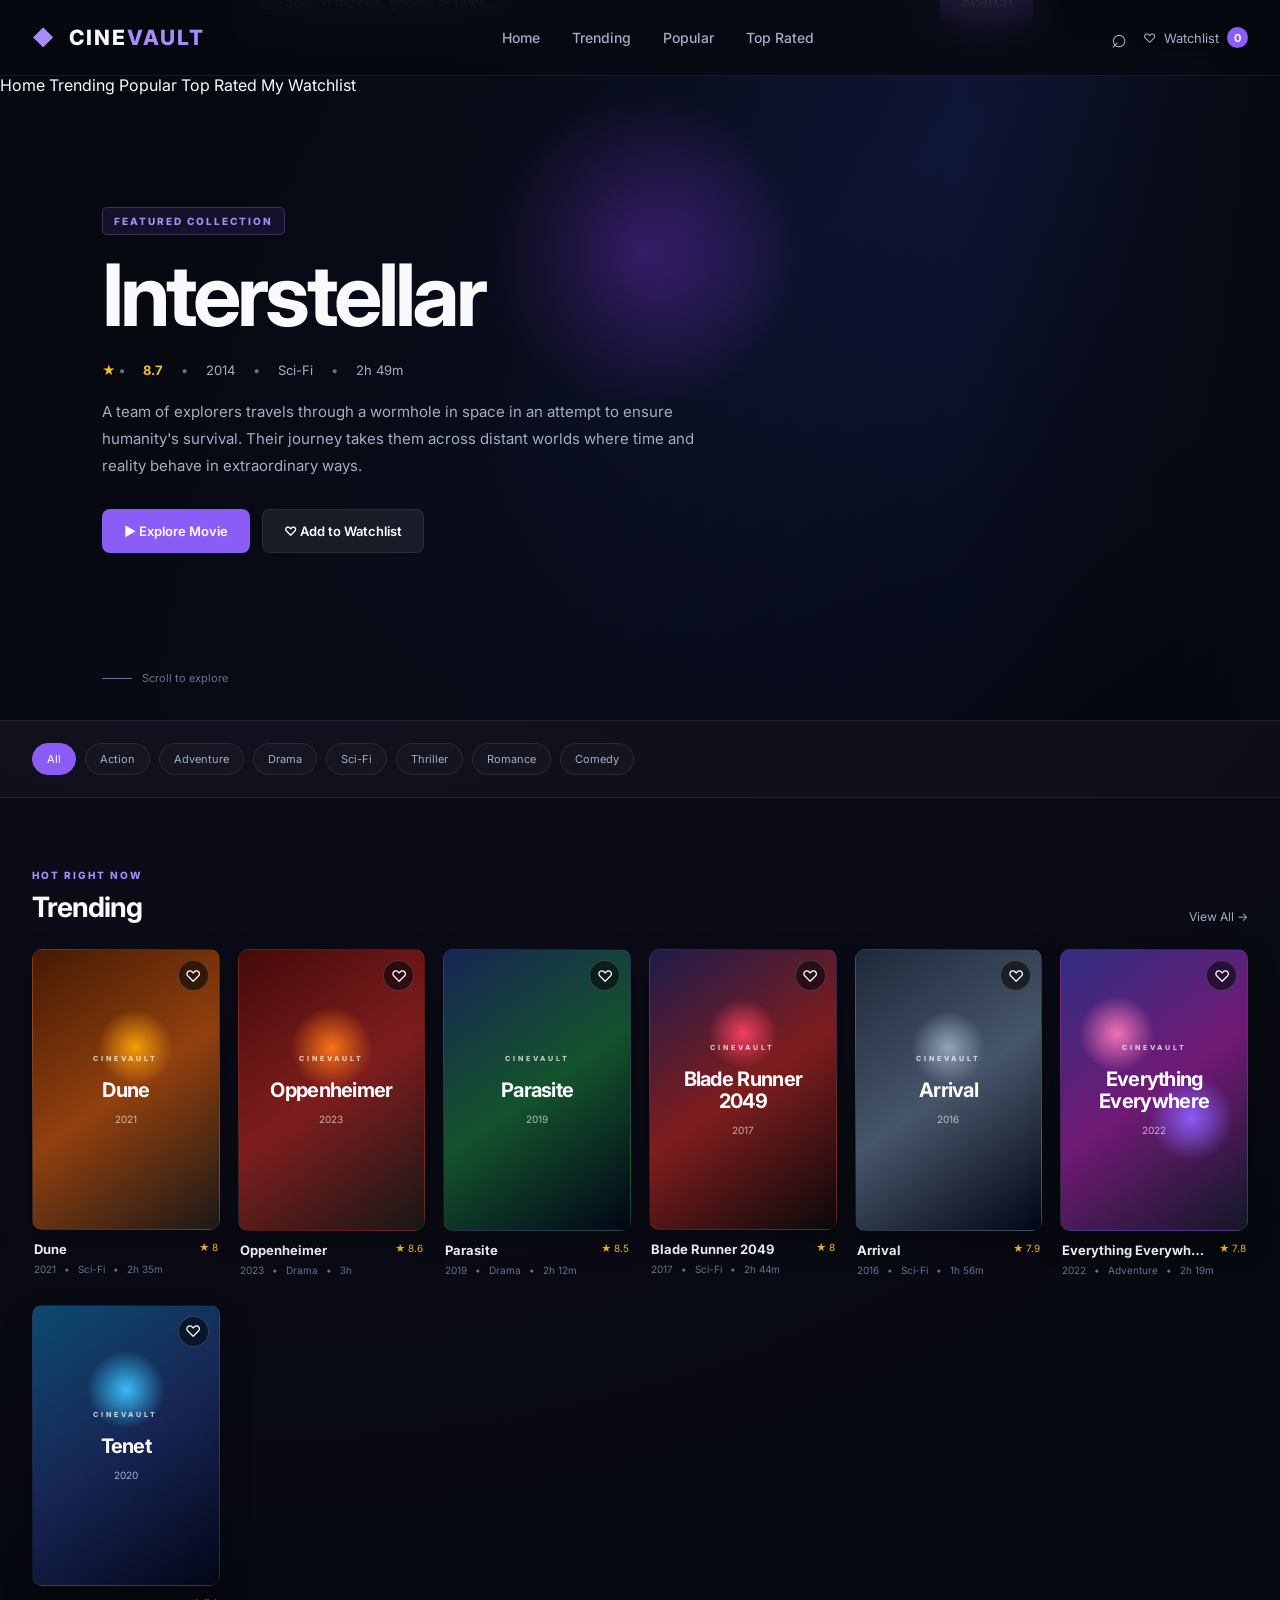
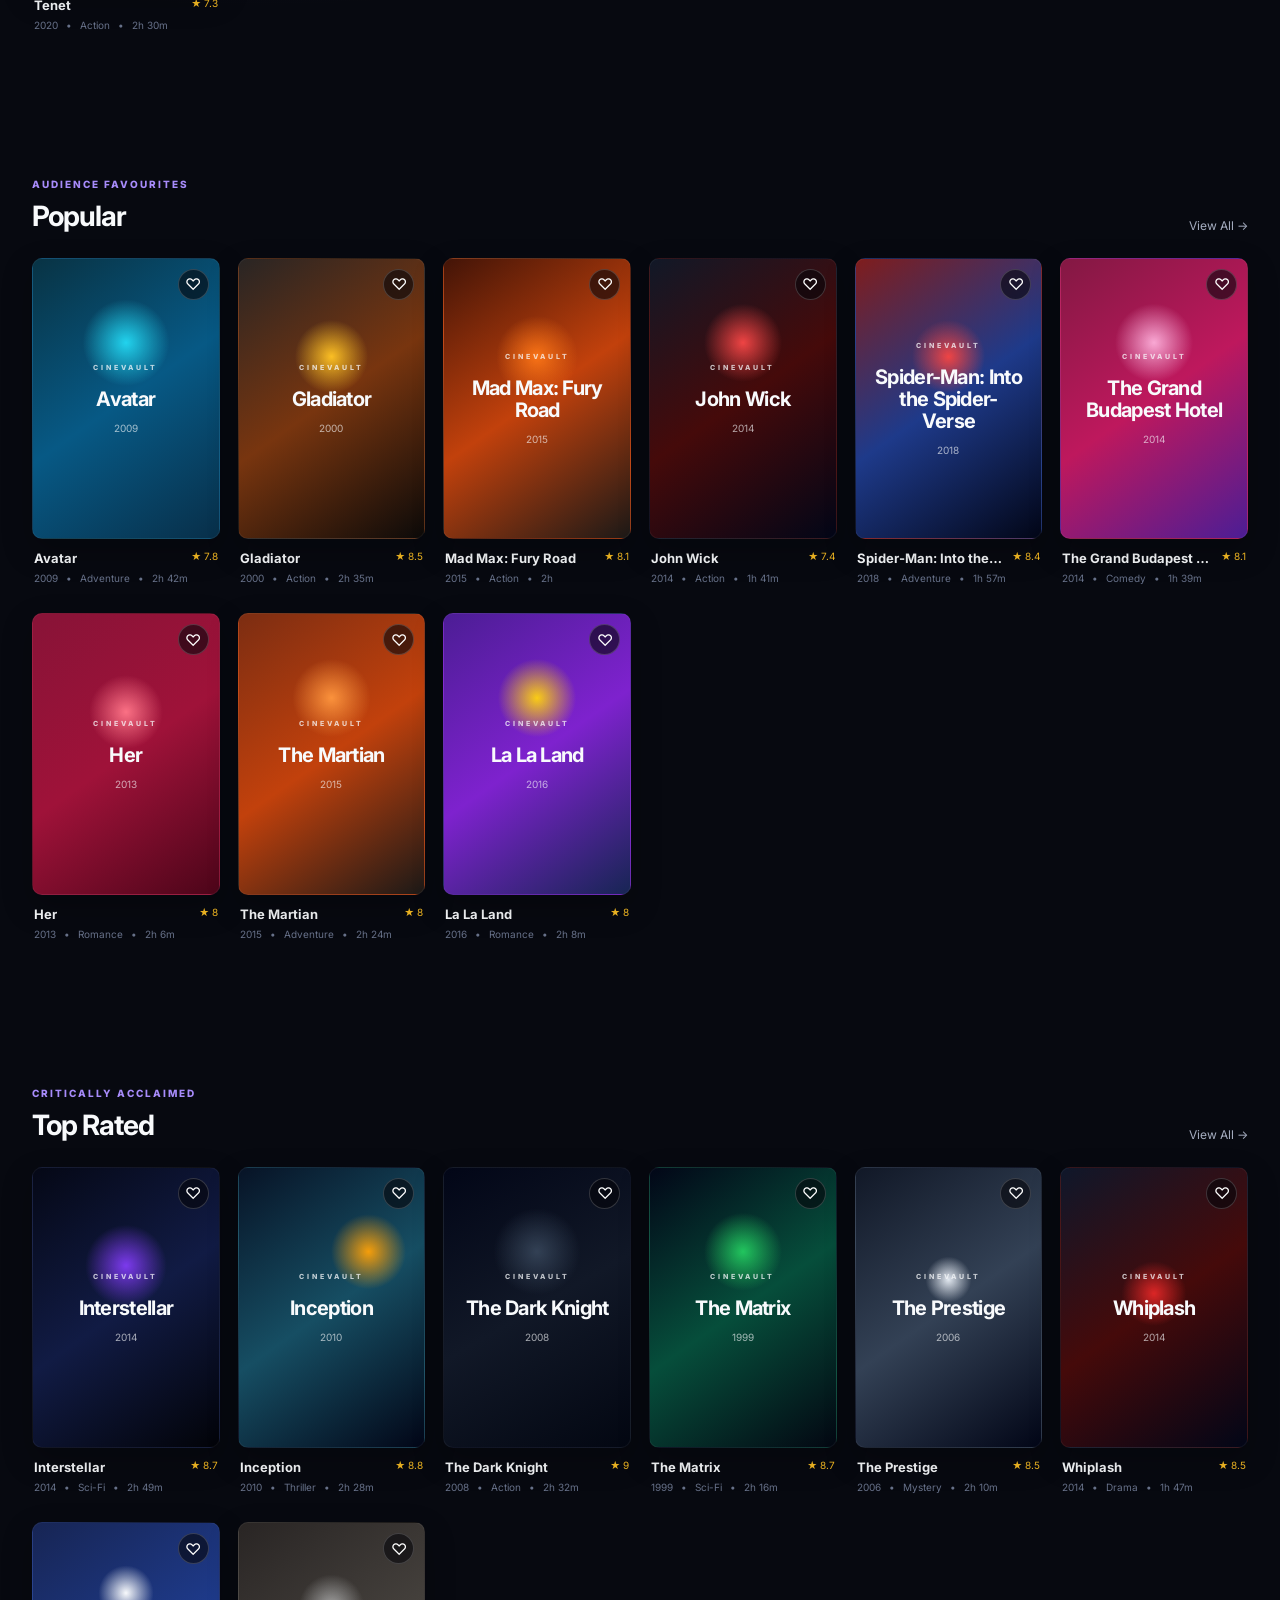
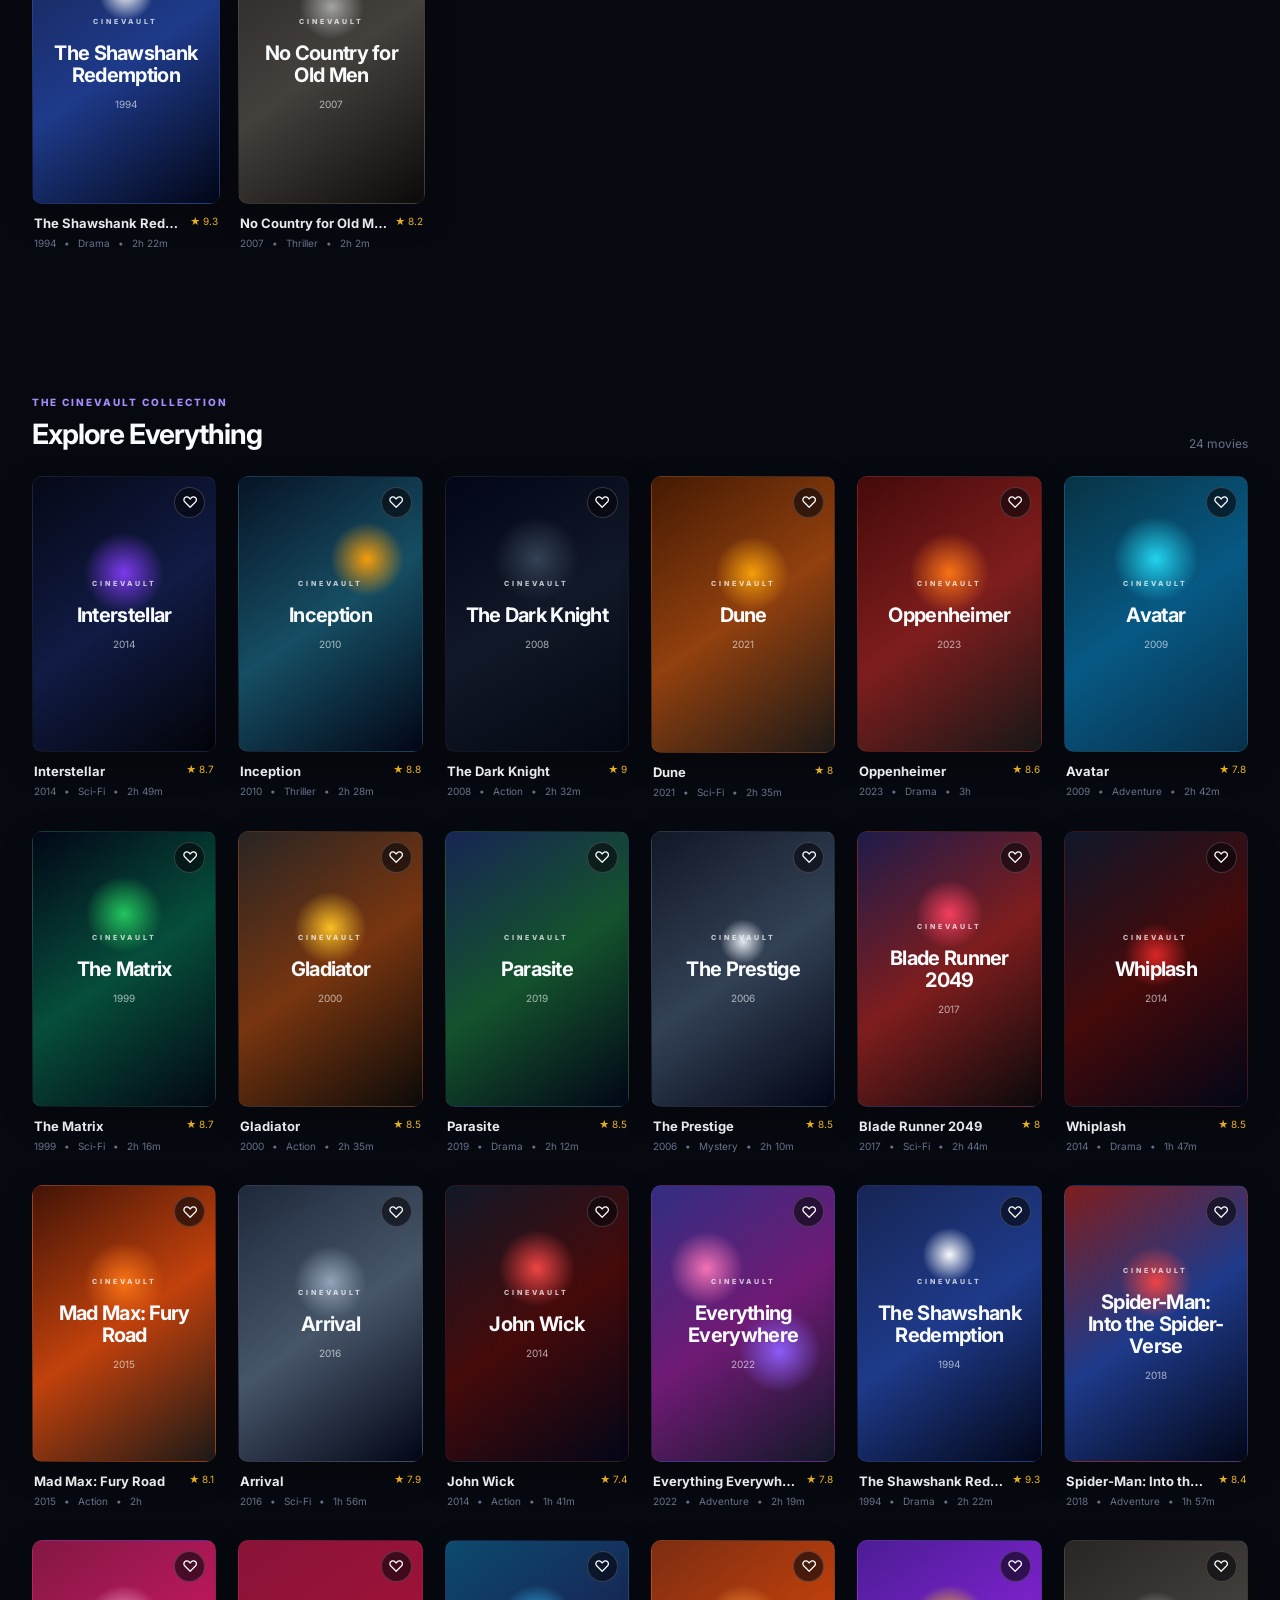
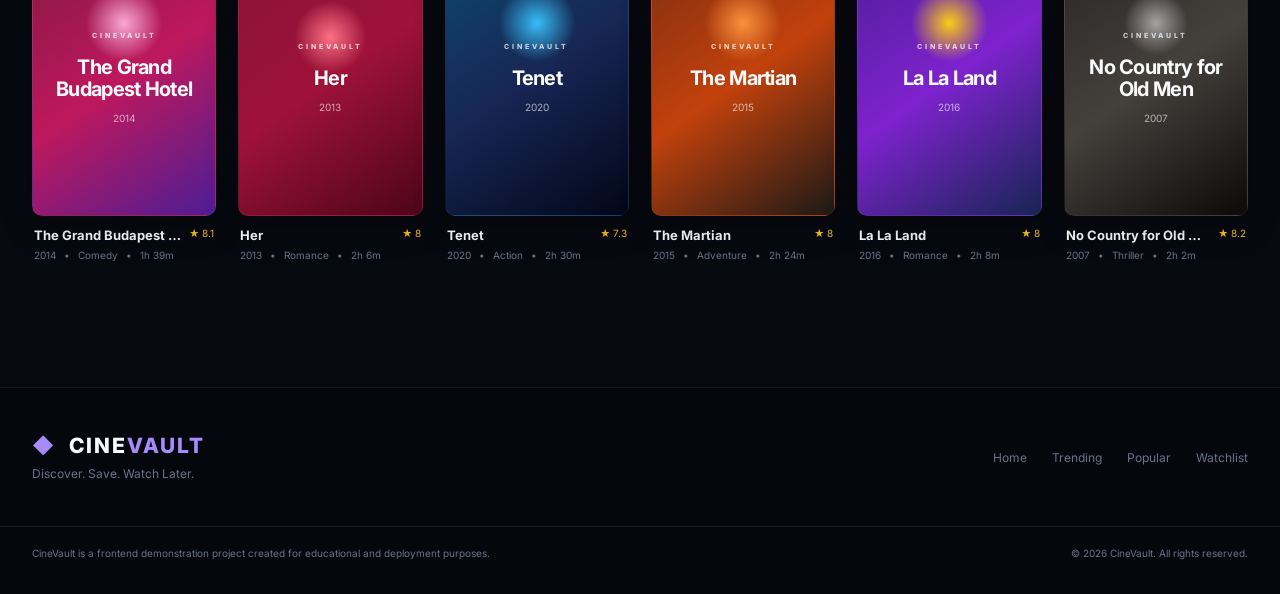
<file: index.html>
<!DOCTYPE html>
<html lang="en">
<head>
    <meta charset="UTF-8">
    <meta name="viewport" content="width=device-width, initial-scale=1.0">

    <title>CineVault | Discover Your Next Movie</title>

    <meta
        name="description"
        content="CineVault is a modern movie discovery and personal watchlist platform."
    >

    <link rel="stylesheet" href="css/style.css">
</head>

<body>

    <!-- NAVIGATION -->
    <header class="navbar">

        <div class="nav-container">

            <a href="index.html" class="logo">
                <span class="logo-symbol">◆</span>
                CINE<span>VAULT</span>
            </a>

            <nav class="nav-links">
                <a href="#home">Home</a>
                <a href="#trending">Trending</a>
                <a href="#popular">Popular</a>
                <a href="#top-rated">Top Rated</a>
            </nav>

            <div class="nav-actions">

                <button class="icon-button" id="searchToggle" title="Search">
                    ⌕
                </button>

                <a href="watchlist.html" class="watchlist-link">
                    ♡
                    <span>Watchlist</span>
                    <span class="watchlist-count" id="watchlistCount">0</span>
                </a>

                <button class="mobile-menu-button" id="mobileMenuButton">
                    ☰
                </button>

            </div>

        </div>

        <div class="mobile-menu" id="mobileMenu">
            <a href="#home">Home</a>
            <a href="#trending">Trending</a>
            <a href="#popular">Popular</a>
            <a href="#top-rated">Top Rated</a>
            <a href="watchlist.html">My Watchlist</a>
        </div>

    </header>


    <!-- SEARCH -->
    <section class="search-section" id="searchSection">

        <div class="search-container">

            <form id="searchForm">

                <span class="search-icon">⌕</span>

                <input
                    type="text"
                    id="searchInput"
                    placeholder="Search movies, genres or titles..."
                    autocomplete="off"
                >

                <button type="submit">
                    Search
                </button>

            </form>

        </div>

    </section>


    <!-- HERO -->
    <main>

        <section class="hero" id="home">

            <div class="hero-background"></div>

            <div class="hero-overlay"></div>

            <div class="hero-content">

                <div class="hero-badge">
                    FEATURED COLLECTION
                </div>

                <h1 id="heroTitle">
                    Interstellar
                </h1>

                <div class="hero-meta">

                    <span class="rating">
                        ★ <span id="heroRating">8.7</span>
                    </span>

                    <span id="heroYear">2014</span>

                    <span id="heroGenre">Sci-Fi</span>

                    <span id="heroDuration">2h 49m</span>

                </div>

                <p id="heroDescription">
                    A team of explorers travels through a wormhole in space
                    in an attempt to ensure humanity's survival.
                </p>

                <div class="hero-buttons">

                    <button class="primary-button" id="heroDetailsButton">
                        ▶ Explore Movie
                    </button>

                    <button class="secondary-button" id="heroWatchlistButton">
                        ♡ Add to Watchlist
                    </button>

                </div>

            </div>

            <div class="hero-scroll">
                <span></span>
                Scroll to explore
            </div>

        </section>


        <!-- SEARCH RESULTS -->
        <section class="content-section hidden" id="searchResultsSection">

            <div class="section-heading">

                <div>
                    <span class="section-label">DISCOVERY</span>
                    <h2>Search Results</h2>
                </div>

                <span id="searchResultCount"></span>

            </div>

            <div class="movie-grid" id="searchResultsGrid"></div>

        </section>


        <!-- GENRE FILTER -->
        <section class="genre-section">

            <div class="genre-container">

                <button class="genre-button active" data-genre="All">
                    All
                </button>

                <button class="genre-button" data-genre="Action">
                    Action
                </button>

                <button class="genre-button" data-genre="Adventure">
                    Adventure
                </button>

                <button class="genre-button" data-genre="Drama">
                    Drama
                </button>

                <button class="genre-button" data-genre="Sci-Fi">
                    Sci-Fi
                </button>

                <button class="genre-button" data-genre="Thriller">
                    Thriller
                </button>

                <button class="genre-button" data-genre="Romance">
                    Romance
                </button>

                <button class="genre-button" data-genre="Comedy">
                    Comedy
                </button>

            </div>

        </section>


        <!-- TRENDING -->
        <section class="content-section" id="trending">

            <div class="section-heading">

                <div>
                    <span class="section-label">HOT RIGHT NOW</span>
                    <h2>Trending</h2>
                </div>

                <button class="view-all-button" data-section="trending">
                    View All →
                </button>

            </div>

            <div class="movie-row" id="trendingMovies"></div>

        </section>


        <!-- POPULAR -->
        <section class="content-section" id="popular">

            <div class="section-heading">

                <div>
                    <span class="section-label">AUDIENCE FAVOURITES</span>
                    <h2>Popular</h2>
                </div>

                <button class="view-all-button" data-section="popular">
                    View All →
                </button>

            </div>

            <div class="movie-row" id="popularMovies"></div>

        </section>


        <!-- TOP RATED -->
        <section class="content-section" id="top-rated">

            <div class="section-heading">

                <div>
                    <span class="section-label">CRITICALLY ACCLAIMED</span>
                    <h2>Top Rated</h2>
                </div>

                <button class="view-all-button" data-section="top-rated">
                    View All →
                </button>

            </div>

            <div class="movie-row" id="topRatedMovies"></div>

        </section>


        <!-- ALL MOVIES -->
        <section class="content-section" id="allMoviesSection">

            <div class="section-heading">

                <div>
                    <span class="section-label">THE CINEVAULT COLLECTION</span>
                    <h2>Explore Everything</h2>
                </div>

                <span class="movie-count" id="movieCount"></span>

            </div>

            <div class="movie-grid" id="allMovies"></div>

        </section>

    </main>


    <!-- MOVIE MODAL -->
    <div class="modal hidden" id="movieModal">

        <div class="modal-backdrop"></div>

        <div class="modal-content">

            <button class="modal-close" id="modalClose">
                ×
            </button>

            <div class="modal-poster" id="modalPoster"></div>

            <div class="modal-info">

                <span class="section-label">
                    MOVIE DETAILS
                </span>

                <h2 id="modalTitle"></h2>

                <div class="modal-meta">

                    <span class="rating">
                        ★ <span id="modalRating"></span>
                    </span>

                    <span id="modalYear"></span>
                    <span id="modalGenre"></span>
                    <span id="modalDuration"></span>

                </div>

                <p class="modal-tagline" id="modalTagline"></p>

                <p id="modalDescription"></p>

                <button
                    class="primary-button"
                    id="modalWatchlistButton"
                >
                    ♡ Add to Watchlist
                </button>

            </div>

        </div>

    </div>


    <!-- FOOTER -->
    <footer>

        <div class="footer-container">

            <div class="footer-brand">

                <a href="index.html" class="logo">
                    <span class="logo-symbol">◆</span>
                    CINE<span>VAULT</span>
                </a>

                <p>
                    Discover. Save. Watch Later.
                </p>

            </div>

            <div class="footer-links">

                <a href="#home">Home</a>
                <a href="#trending">Trending</a>
                <a href="#popular">Popular</a>
                <a href="watchlist.html">Watchlist</a>

            </div>

        </div>

        <div class="footer-bottom">
            <p>
                CineVault is a frontend demonstration project created for
                educational and deployment purposes.
            </p>

            <p>
                © 2026 CineVault. All rights reserved.
            </p>
        </div>

    </footer>


    <script src="js/data.js"></script>
    <script src="js/app.js"></script>

</body>
</html>
</file>
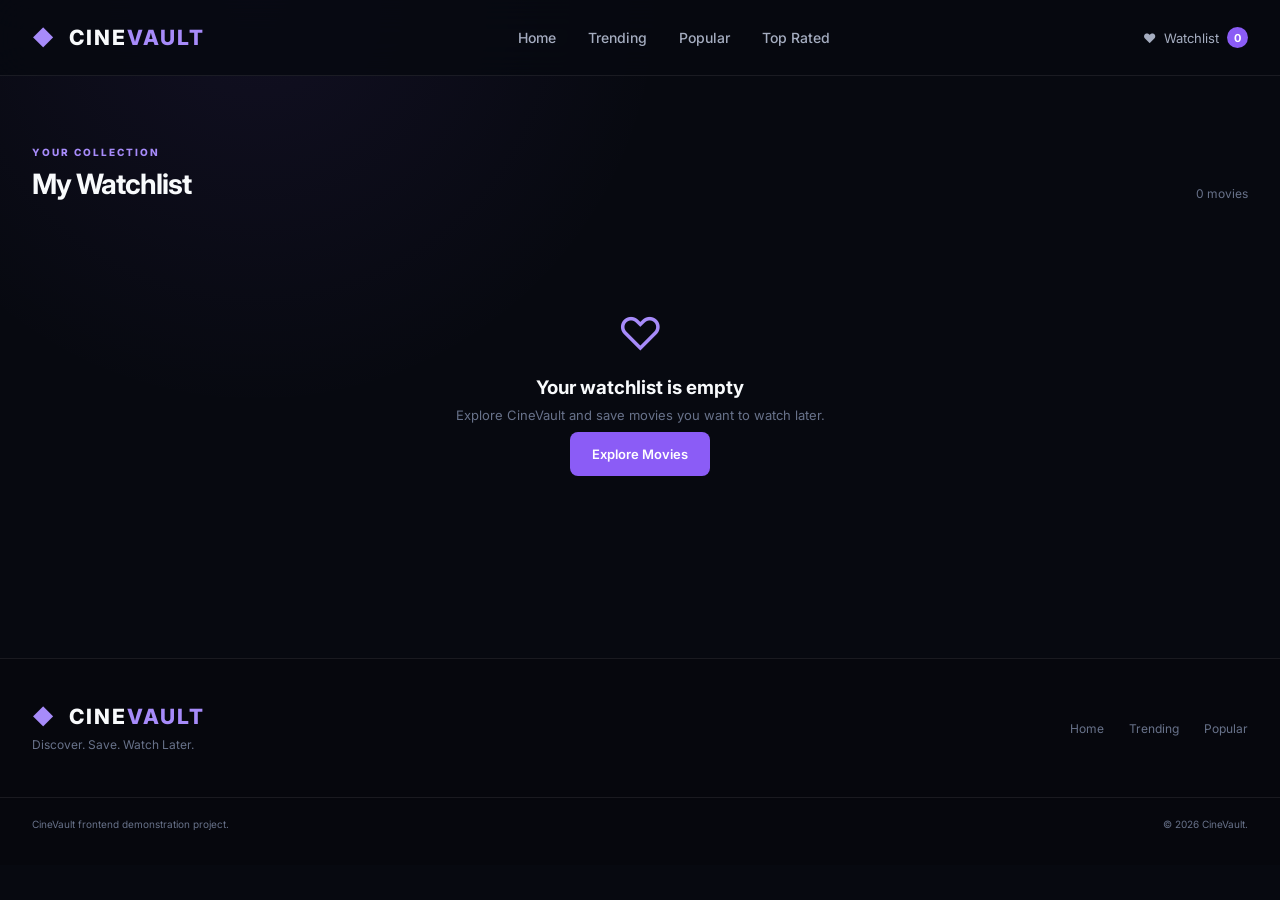
<file: watchlist.html>
<!DOCTYPE html>
<html lang="en">

<head>

    <meta charset="UTF-8">

    <meta
        name="viewport"
        content="width=device-width, initial-scale=1.0"
    >

    <title>CineVault | My Watchlist</title>

    <link
        rel="stylesheet"
        href="css/style.css"
    >

</head>


<body>

    <header class="navbar">

        <div class="nav-container">

            <a href="index.html" class="logo">
                <span class="logo-symbol">◆</span>
                CINE<span>VAULT</span>
            </a>

            <nav class="nav-links">

                <a href="index.html#home">
                    Home
                </a>

                <a href="index.html#trending">
                    Trending
                </a>

                <a href="index.html#popular">
                    Popular
                </a>

                <a href="index.html#top-rated">
                    Top Rated
                </a>

            </nav>

            <div class="nav-actions">

                <a
                    href="watchlist.html"
                    class="watchlist-link"
                >
                    ♥
                    <span>Watchlist</span>

                    <span
                        class="watchlist-count"
                        id="watchlistCount"
                    >
                        0
                    </span>

                </a>

            </div>

        </div>

    </header>


    <main>

        <section
            class="content-section"
            style="padding-top: 140px;"
        >

            <div class="section-heading">

                <div>

                    <span class="section-label">
                        YOUR COLLECTION
                    </span>

                    <h2>
                        My Watchlist
                    </h2>

                </div>

                <span
                    class="movie-count"
                    id="watchlistTotal"
                >
                    0 movies
                </span>

            </div>


            <div
                class="movie-grid"
                id="watchlistGrid"
            ></div>

        </section>

    </main>


    <footer>

        <div class="footer-container">

            <div class="footer-brand">

                <a
                    href="index.html"
                    class="logo"
                >
                    <span class="logo-symbol">◆</span>
                    CINE<span>VAULT</span>
                </a>

                <p>
                    Discover. Save. Watch Later.
                </p>

            </div>

            <div class="footer-links">

                <a href="index.html">
                    Home
                </a>

                <a href="index.html#trending">
                    Trending
                </a>

                <a href="index.html#popular">
                    Popular
                </a>

            </div>

        </div>

        <div class="footer-bottom">

            <p>
                CineVault frontend demonstration project.
            </p>

            <p>
                © 2026 CineVault.
            </p>

        </div>

    </footer>


    <!-- MOVIE MODAL -->

    <div
        class="modal hidden"
        id="movieModal"
    >

        <div class="modal-backdrop"></div>

        <div class="modal-content">

            <button
                class="modal-close"
                id="modalClose"
            >
                ×
            </button>

            <div
                class="modal-poster"
                id="modalPoster"
            ></div>

            <div class="modal-info">

                <span class="section-label">
                    MOVIE DETAILS
                </span>

                <h2 id="modalTitle"></h2>

                <div class="modal-meta">

                    <span class="rating">
                        ★
                        <span id="modalRating"></span>
                    </span>

                    <span id="modalYear"></span>

                    <span id="modalGenre"></span>

                    <span id="modalDuration"></span>

                </div>

                <p
                    class="modal-tagline"
                    id="modalTagline"
                ></p>

                <p id="modalDescription"></p>

                <button
                    class="primary-button"
                    id="modalWatchlistButton"
                >
                    ♡ Add to Watchlist
                </button>

            </div>

        </div>

    </div>


    <script src="js/data.js"></script>
    <script src="js/watchlist.js"></script>

</body>

</html>
</file>
<file: css/style.css>
@import url('https://fonts.googleapis.com/css2?family=Inter:wght@400;500;600;700;800&display=swap');


/* =========================
   VARIABLES
========================= */

:root {

    --bg-primary: #070910;
    --bg-secondary: #0c1020;
    --bg-card: #111629;
    --bg-hover: #192038;

    --accent: #8b5cf6;
    --accent-light: #a78bfa;
    --accent-blue: #06b6d4;

    --text-primary: #f8fafc;
    --text-secondary: #a5adc0;
    --text-muted: #68728a;

    --border: rgba(255, 255, 255, 0.08);

    --shadow:
        0 20px 50px rgba(0, 0, 0, 0.35);

}


/* =========================
   RESET
========================= */

* {
    margin: 0;
    padding: 0;
    box-sizing: border-box;
}


html {
    scroll-behavior: smooth;
}


body {

    background:
        radial-gradient(
            circle at 20% 0%,
            rgba(139, 92, 246, 0.08),
            transparent 30%
        ),
        var(--bg-primary);

    color: var(--text-primary);

    font-family: "Inter", sans-serif;

    min-height: 100vh;

}


body.modal-open {
    overflow: hidden;
}


a {
    color: inherit;
    text-decoration: none;
}


button,
input {
    font: inherit;
}


button {
    cursor: pointer;
}


/* =========================
   NAVBAR
========================= */

.navbar {

    position: fixed;

    top: 0;
    left: 0;
    right: 0;

    height: 76px;

    z-index: 1000;

    background:
        rgba(7, 9, 16, 0.82);

    backdrop-filter: blur(18px);

    border-bottom:
        1px solid var(--border);

}


.nav-container {

    max-width: 1400px;

    height: 100%;

    margin: auto;

    padding: 0 32px;

    display: flex;

    align-items: center;

    justify-content: space-between;

}


.logo {

    font-size: 21px;

    font-weight: 800;

    letter-spacing: 2px;

}


.logo-symbol {

    color: var(--accent-light);

    margin-right: 7px;

}


.logo span:last-child {

    color: var(--accent-light);

}


.nav-links {

    display: flex;

    gap: 32px;

}


.nav-links a {

    color: var(--text-secondary);

    font-size: 14px;

    font-weight: 500;

    transition: 0.25s;

}


.nav-links a:hover {

    color: white;

}


.nav-actions {

    display: flex;

    align-items: center;

    gap: 16px;

}


.icon-button,
.mobile-menu-button {

    border: 0;

    background: transparent;

    color: var(--text-secondary);

    font-size: 27px;

}


.icon-button:hover,
.mobile-menu-button:hover {

    color: white;

}


.watchlist-link {

    display: flex;

    align-items: center;

    gap: 8px;

    color: var(--text-secondary);

    font-size: 13px;

}


.watchlist-link:hover {

    color: white;

}


.watchlist-count {

    min-width: 21px;

    height: 21px;

    display: grid;

    place-items: center;

    border-radius: 50%;

    background: var(--accent);

    color: white;

    font-size: 11px;

    font-weight: 700;

}


.mobile-menu-button {

    display: none;

}


/* =========================
   SEARCH
========================= */

.search-section {

    position: fixed;

    top: 76px;

    left: 0;
    right: 0;

    z-index: 900;

    padding: 18px 24px;

    background:
        rgba(7, 9, 16, 0.95);

    border-bottom:
        1px solid var(--border);

    transform:
        translateY(-130%);

    transition: 0.3s ease;

}


.search-section.active {

    transform: translateY(0);

}


.search-container {

    max-width: 800px;

    margin: auto;

}


#searchForm {

    display: flex;

    align-items: center;

    gap: 12px;

    padding: 6px 6px 6px 18px;

    background: var(--bg-card);

    border:
        1px solid var(--border);

    border-radius: 12px;

}


.search-icon {

    color: var(--text-muted);

    font-size: 23px;

}


#searchInput {

    flex: 1;

    background: transparent;

    border: 0;

    outline: 0;

    color: white;

    font-size: 14px;

}


#searchInput::placeholder {

    color: var(--text-muted);

}


#searchForm button {

    padding: 11px 20px;

    border: 0;

    border-radius: 8px;

    background: var(--accent);

    color: white;

    font-weight: 600;

}


/* =========================
   HERO
========================= */

.hero {

    min-height: 720px;

    position: relative;

    display: flex;

    align-items: center;

    overflow: hidden;

    padding: 120px 8% 80px;

}


.hero-background {

    position: absolute;

    inset: 0;

    background:
        radial-gradient(
            circle at 75% 40%,
            rgba(99, 102, 241, 0.55),
            transparent 30%
        ),
        linear-gradient(
            120deg,
            #080b16,
            #182044 45%,
            #100b25
        );

    transition: 0.5s;

}


.hero-overlay {

    position: absolute;

    inset: 0;

    background:
        linear-gradient(
            90deg,
            #070910 0%,
            rgba(7, 9, 16, 0.82) 35%,
            rgba(7, 9, 16, 0.25) 75%,
            #070910 100%
        );


    z-index: 1;

}


.hero-content {

    position: relative;

    z-index: 2;

    max-width: 670px;

}


.hero-badge,
.section-label {

    display: inline-block;

    color: var(--accent-light);

    font-size: 10px;

    font-weight: 800;

    letter-spacing: 2px;

}


.hero-badge {

    padding: 7px 11px;

    border:
        1px solid rgba(167, 139, 250, 0.25);

    background:
        rgba(139, 92, 246, 0.1);

    border-radius: 5px;

    margin-bottom: 20px;

}


.hero h1 {

    font-size: clamp(48px, 7vw, 86px);

    line-height: 0.95;

    letter-spacing: -4px;

    margin-bottom: 25px;

}


.hero-meta,
.modal-meta {

    display: flex;

    align-items: center;

    flex-wrap: wrap;

    gap: 18px;

    color: var(--text-secondary);

    font-size: 13px;

    margin-bottom: 20px;

}


.hero-meta span:not(.rating)::before,
.modal-meta span:not(.rating)::before {

    content: "•";

    margin-right: 18px;

    color: var(--text-muted);

}


.rating {

    color: #fbbf24 !important;

    font-weight: 700;

}


.hero p {

    max-width: 600px;

    color: var(--text-secondary);

    font-size: 15px;

    line-height: 1.8;

    margin-bottom: 30px;

}


.hero-buttons {

    display: flex;

    gap: 12px;

    flex-wrap: wrap;

}


.primary-button,
.secondary-button {

    padding: 13px 21px;

    border-radius: 8px;

    border: 1px solid transparent;

    font-weight: 600;

    font-size: 13px;

    transition: 0.25s;

}


.primary-button {

    background: var(--accent);

    color: white;

}


.primary-button:hover {

    background: #7c3aed;

    transform: translateY(-2px);

}


.secondary-button {

    background:
        rgba(255,255,255,0.07);

    border-color: var(--border);

    color: white;

}


.secondary-button:hover {

    background:
        rgba(255,255,255,0.12);

}


.secondary-button.saved,
.primary-button.saved {

    background: #243044;

}


.hero-scroll {

    position: absolute;

    bottom: 35px;

    left: 8%;

    z-index: 2;

    display: flex;

    align-items: center;

    gap: 10px;

    color: var(--text-muted);

    font-size: 11px;

}


.hero-scroll span {

    width: 30px;

    height: 1px;

    background: var(--text-muted);

}


/* =========================
   CONTENT
========================= */

.content-section {

    max-width: 1400px;

    margin: auto;

    padding: 65px 32px;

}


.hidden {

    display: none !important;

}


.section-heading {

    display: flex;

    align-items: flex-end;

    justify-content: space-between;

    margin-bottom: 25px;

}


.section-heading h2 {

    margin-top: 7px;

    font-size: 28px;

    letter-spacing: -1px;

}


.view-all-button {

    background: transparent;

    border: 0;

    color: var(--text-secondary);

    font-size: 12px;

}


.view-all-button:hover {

    color: var(--accent-light);

}


.movie-count {

    color: var(--text-muted);

    font-size: 12px;

}


.movie-row {

    display: grid;

    grid-template-columns:
        repeat(6, minmax(0, 1fr));

    gap: 18px;

}


.movie-grid {

    display: grid;

    grid-template-columns:
        repeat(6, minmax(0, 1fr));

    gap: 22px;

}


/* =========================
   MOVIE CARD
========================= */

.movie-card {

    min-width: 0;

}


.movie-poster {

    position: relative;

    aspect-ratio: 2 / 3;

    overflow: hidden;

    border-radius: 10px;

    cursor: pointer;

    border:
        1px solid rgba(255,255,255,0.05);

    box-shadow:
        0 12px 30px rgba(0,0,0,0.25);

    transition:
        transform 0.3s,
        box-shadow 0.3s;

}


.movie-poster:hover {

    transform:
        translateY(-7px);

    box-shadow:
        0 20px 45px rgba(0,0,0,0.45);

}


.poster-content {

    position: absolute;

    inset: 0;

    display: flex;

    flex-direction: column;

    justify-content: center;

    align-items: center;

    padding: 18px;

    text-align: center;

}


.poster-content.large h3 {

    font-size: 34px;

}


.poster-small {

    font-size: 7px;

    letter-spacing: 3px;

    font-weight: 800;

    opacity: 0.75;

    margin-bottom: 16px;

}


.poster-content h3 {

    font-size: 20px;

    line-height: 1.1;

    letter-spacing: -0.7px;

}


.poster-year {

    margin-top: 12px;

    font-size: 10px;

    opacity: 0.65;

}


.poster-overlay {

    position: absolute;

    inset: 0;

    display: grid;

    place-items: center;

    background:
        rgba(0,0,0,0.5);

    opacity: 0;

    transition: 0.25s;

}


.movie-poster:hover .poster-overlay {

    opacity: 1;

}


.quick-view {

    width: 45px;

    height: 45px;

    border-radius: 50%;

    border: 1px solid rgba(255,255,255,0.35);

    background:
        rgba(255,255,255,0.14);

    color: white;

    font-size: 16px;

    backdrop-filter: blur(8px);

}


.card-watchlist {

    position: absolute;

    top: 10px;

    right: 10px;

    z-index: 5;

    width: 31px;

    height: 31px;

    border-radius: 50%;

    border: 1px solid rgba(255,255,255,0.18);

    background:
        rgba(5,5,10,0.6);

    color: white;

    backdrop-filter: blur(8px);

}


.card-watchlist.saved {

    color: #c4b5fd;

    background:
        rgba(139,92,246,0.35);

}


.movie-card-info {

    padding: 11px 2px;

}


.movie-title-row {

    display: flex;

    justify-content: space-between;

    gap: 8px;

}


.movie-title-row h3 {

    font-size: 13px;

    white-space: nowrap;

    overflow: hidden;

    text-overflow: ellipsis;

}


.movie-rating {

    flex-shrink: 0;

    color: #fbbf24;

    font-size: 10px;

}


.movie-card-meta {

    display: flex;

    gap: 8px;

    margin-top: 6px;

    color: var(--text-muted);

    font-size: 10px;

}


.movie-card-meta span + span::before {

    content: "•";

    margin-right: 8px;

}


/* =========================
   GENRE FILTER
========================= */

.genre-section {

    border-top:
        1px solid var(--border);

    border-bottom:
        1px solid var(--border);

    background:
        rgba(255,255,255,0.015);

}


.genre-container {

    max-width: 1400px;

    margin: auto;

    padding: 22px 32px;

    display: flex;

    gap: 9px;

    overflow-x: auto;

}


.genre-button {

    flex-shrink: 0;

    border:
        1px solid var(--border);

    background:
        rgba(255,255,255,0.025);

    color: var(--text-secondary);

    padding: 8px 14px;

    border-radius: 30px;

    font-size: 11px;

    transition: 0.2s;

}


.genre-button:hover {

    color: white;

    border-color:
        rgba(167,139,250,0.4);

}


.genre-button.active {

    color: white;

    background: var(--accent);

    border-color: var(--accent);

}


/* =========================
   EMPTY STATE
========================= */

.empty-state {

    grid-column: 1 / -1;

    text-align: center;

    padding: 80px 20px;

}


.empty-icon {

    font-size: 45px;

    color: var(--accent-light);

    margin-bottom: 15px;

}


.empty-state h3 {

    margin-bottom: 8px;

}


.empty-state p {

    color: var(--text-muted);

    font-size: 13px;

}


/* =========================
   MODAL
========================= */

.modal {

    position: fixed;

    inset: 0;

    z-index: 2000;

    display: grid;

    place-items: center;

    padding: 25px;

}


.modal-backdrop {

    position: absolute;

    inset: 0;

    background:
        rgba(0,0,0,0.78);

    backdrop-filter: blur(8px);

}


.modal-content {

    position: relative;

    z-index: 2;

    width: min(900px, 100%);

    max-height: 90vh;

    overflow: auto;

    display: grid;

    grid-template-columns: 280px 1fr;

    background: var(--bg-secondary);

    border:
        1px solid var(--border);

    border-radius: 16px;

    box-shadow: var(--shadow);

}


.modal-close {

    position: absolute;

    right: 15px;

    top: 15px;

    z-index: 5;

    width: 35px;

    height: 35px;

    border-radius: 50%;

    border: 1px solid var(--border);

    background:
        rgba(0,0,0,0.5);

    color: white;

    font-size: 23px;

}


.modal-poster {

    min-height: 430px;

    position: relative;

}


.modal-info {

    padding: 55px 40px 40px;

}


.modal-info h2 {

    font-size: 42px;

    line-height: 1;

    margin: 10px 0 20px;

    letter-spacing: -2px;

}


.modal-tagline {

    color: var(--accent-light) !important;

    font-weight: 600;

    margin-bottom: 15px !important;

}


.modal-info p {

    color: var(--text-secondary);

    font-size: 14px;

    line-height: 1.8;

    margin-bottom: 25px;

}


/* =========================
   POSTER THEMES
========================= */

.poster-space {

    background:
        radial-gradient(circle at 50% 35%, #7c3aed, transparent 20%),
        linear-gradient(145deg, #050816, #111b44 50%, #020308);

}


.poster-dream {

    background:
        radial-gradient(circle at 70% 30%, #f59e0b, transparent 16%),
        linear-gradient(145deg, #071326, #164e63, #020617);

}


.poster-night {

    background:
        radial-gradient(circle at 50% 30%, #334155, transparent 20%),
        linear-gradient(150deg, #020617, #111827 50%, #030712);

}


.poster-dune {

    background:
        radial-gradient(circle at 55% 35%, #f59e0b, transparent 18%),
        linear-gradient(145deg, #451a03, #92400e, #1c1917);

}


.poster-fire {

    background:
        radial-gradient(circle at 50% 35%, #f97316, transparent 20%),
        linear-gradient(145deg, #450a0a, #7f1d1d, #171717);

}


.poster-avatar {

    background:
        radial-gradient(circle at 50% 30%, #22d3ee, transparent 20%),
        linear-gradient(145deg, #083344, #075985, #082f49);

}


.poster-matrix {

    background:
        radial-gradient(circle at 50% 30%, #22c55e, transparent 18%),
        linear-gradient(145deg, #020617, #064e3b, #030712);

}


.poster-gladiator {

    background:
        radial-gradient(circle at 50% 35%, #fbbf24, transparent 18%),
        linear-gradient(145deg, #292524, #78350f, #0c0a09);

}


.poster-parasite {

    background:
        linear-gradient(145deg, #172554, #14532d, #020617);

}


.poster-prestige {

    background:
        radial-gradient(circle at 50% 40%, #e2e8f0, transparent 12%),
        linear-gradient(145deg, #111827, #334155, #020617);

}


.poster-blade {

    background:
        radial-gradient(circle at 50% 30%, #f43f5e, transparent 16%),
        linear-gradient(145deg, #1e1b4b, #7f1d1d, #09090b);

}


.poster-whiplash {

    background:
        radial-gradient(circle at 50% 45%, #dc2626, transparent 18%),
        linear-gradient(145deg, #0f172a, #450a0a, #020617);

}


.poster-madmax {

    background:
        radial-gradient(circle at 50% 35%, #f97316, transparent 20%),
        linear-gradient(145deg, #431407, #c2410c, #1c1917);

}


.poster-arrival {

    background:
        radial-gradient(circle at 50% 35%, #94a3b8, transparent 18%),
        linear-gradient(145deg, #1e293b, #475569, #020617);

}


.poster-wick {

    background:
        radial-gradient(circle at 50% 30%, #ef4444, transparent 18%),
        linear-gradient(145deg, #111827, #450a0a, #020617);

}


.poster-everything {

    background:
        radial-gradient(circle at 30% 30%, #f472b6, transparent 16%),
        radial-gradient(circle at 70% 60%, #8b5cf6, transparent 20%),
        linear-gradient(145deg, #312e81, #701a75, #111827);

}


.poster-shawshank {

    background:
        radial-gradient(circle at 50% 25%, #f8fafc, transparent 12%),
        linear-gradient(145deg, #172554, #1e3a8a, #020617);

}


.poster-spider {

    background:
        radial-gradient(circle at 50% 35%, #ef4444, transparent 18%),
        linear-gradient(145deg, #7f1d1d, #1e3a8a, #020617);

}


.poster-budapest {

    background:
        radial-gradient(circle at 50% 30%, #f9a8d4, transparent 18%),
        linear-gradient(145deg, #831843, #be185d, #4c1d95);

}


.poster-her {

    background:
        radial-gradient(circle at 50% 35%, #fb7185, transparent 18%),
        linear-gradient(145deg, #881337, #9f1239, #4c0519);

}


.poster-tenet {

    background:
        radial-gradient(circle at 50% 30%, #38bdf8, transparent 18%),
        linear-gradient(145deg, #0c4a6e, #172554, #020617);

}


.poster-martian {

    background:
        radial-gradient(circle at 50% 30%, #fb923c, transparent 18%),
        linear-gradient(145deg, #7c2d12, #c2410c, #1c1917);

}


.poster-lalaland {

    background:
        radial-gradient(circle at 50% 30%, #facc15, transparent 18%),
        linear-gradient(145deg, #4c1d95, #7e22ce, #172554);

}


.poster-country {

    background:
        radial-gradient(circle at 50% 30%, #a3a3a3, transparent 15%),
        linear-gradient(145deg, #292524, #44403c, #0c0a09);

}


/* =========================
   FOOTER
========================= */

footer {

    margin-top: 50px;

    border-top:
        1px solid var(--border);

    background:
        rgba(0,0,0,0.2);

}


.footer-container {

    max-width: 1400px;

    margin: auto;

    padding: 45px 32px;

    display: flex;

    justify-content: space-between;

    align-items: center;

}


.footer-brand p {

    margin-top: 8px;

    color: var(--text-muted);

    font-size: 12px;

}


.footer-links {

    display: flex;

    gap: 25px;

}


.footer-links a {

    color: var(--text-muted);

    font-size: 12px;

}


.footer-links a:hover {

    color: white;

}


.footer-bottom {

    max-width: 1400px;

    margin: auto;

    padding: 20px 32px 35px;

    border-top:
        1px solid var(--border);

    display: flex;

    justify-content: space-between;

    gap: 20px;

    color: var(--text-muted);

    font-size: 10px;

}


/* =========================
   MOBILE
========================= */

@media (max-width: 1100px) {

    .movie-row,
    .movie-grid {

        grid-template-columns:
            repeat(4, minmax(0, 1fr));

    }

}


@media (max-width: 800px) {

    .nav-links {

        display: none;

    }


    .mobile-menu-button {

        display: block;

    }


    .mobile-menu {

        position: absolute;

        top: 76px;

        left: 0;
        right: 0;

        display: none;

        flex-direction: column;

        padding: 15px 25px;

        background:
            rgba(7,9,16,0.98);

        border-bottom:
            1px solid var(--border);

    }


    .mobile-menu.active {

        display: flex;

    }


    .mobile-menu a {

        padding: 13px 0;

        color: var(--text-secondary);

        border-bottom:
            1px solid var(--border);

    }


    .watchlist-link span:not(.watchlist-count) {

        display: none;

    }


    .hero {

        min-height: 650px;

        padding-left: 25px;

        padding-right: 25px;

    }


    .hero-scroll {

        left: 25px;

    }


    .content-section {

        padding:
            50px 20px;

    }


    .movie-row,
    .movie-grid {

        grid-template-columns:
            repeat(3, minmax(0, 1fr));

        gap: 14px;

    }


    .modal-content {

        grid-template-columns: 1fr;

        max-height: 92vh;

    }


    .modal-poster {

        min-height: 320px;

    }


    .modal-info {

        padding: 30px;

    }


    .modal-info h2 {

        font-size: 32px;

    }


    .footer-container,
    .footer-bottom {

        flex-direction: column;

    }

}


@media (max-width: 520px) {

    .nav-container {

        padding: 0 18px;

    }


    .logo {

        font-size: 17px;

    }


    .hero h1 {

        font-size: 48px;

    }


    .movie-row,
    .movie-grid {

        grid-template-columns:
            repeat(2, minmax(0, 1fr));

    }


    .section-heading h2 {

        font-size: 23px;

    }


    .footer-links {

        flex-wrap: wrap;

    }

}
</file>
